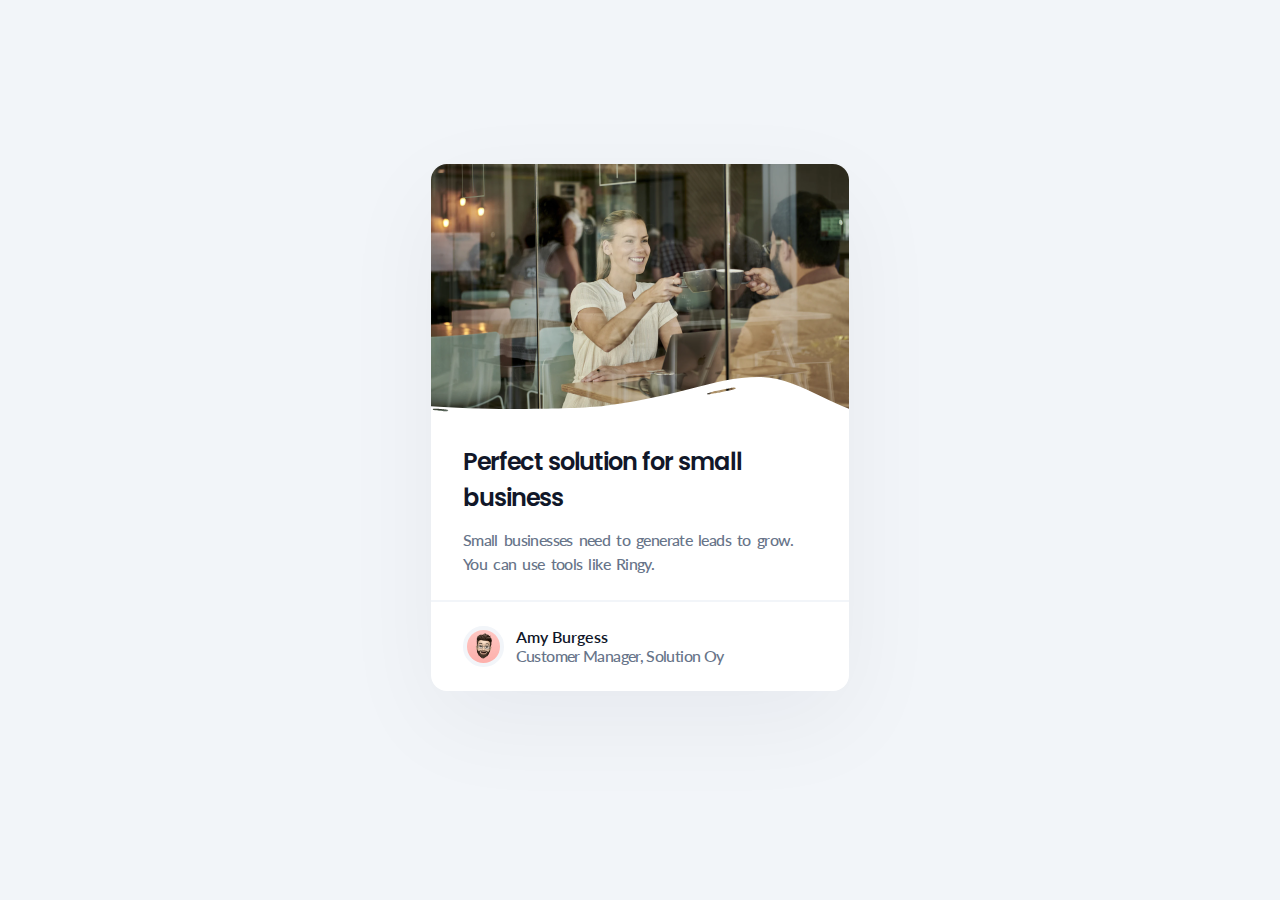
<file: responsive-business-blog-card/index.html>
<!DOCTYPE html>
<html>

<head>
  <meta charset="UTF-8">
  <meta name="viewport" content="width=device-width, initial-scale=1">
  <meta name="author" content="Webien">
  <meta name="description" content="A beautiful blog card">
  <title>Blog card</title>
  <link rel="icon" type="image/x-icon" href="favicon.ico">
  <link rel="stylesheet" href="style.css">
</head>

<body>
  <article class="card">
    <header class="card-header">
      <img class="hero-image" src="assets\images\hero-image-business-card.png" alt="Hero image for card">
      <img class="wave-overlay" src="assets\images\white-overlay.svg" alt="White overlay">
    </header>

    <section class="card-main">
      <h1 class="heading">Perfect solution for small business</h1>
      <p class="description">Small businesses need to generate leads to grow. You can use tools like Ringy.</p>
    </section>

    <footer class="card-footer">
      <img class="avatar-image" src="assets\images\avatar-image-business-card.png" alt="Avatar image">
      
      <div class="author-and-designation-wrapper">
        <p class="author">Amy Burgess</p>
        <p class="designation">Customer Manager, Solution Oy</p>
      </div>
    </footer>
  </article>
</body>

</html>
</file>
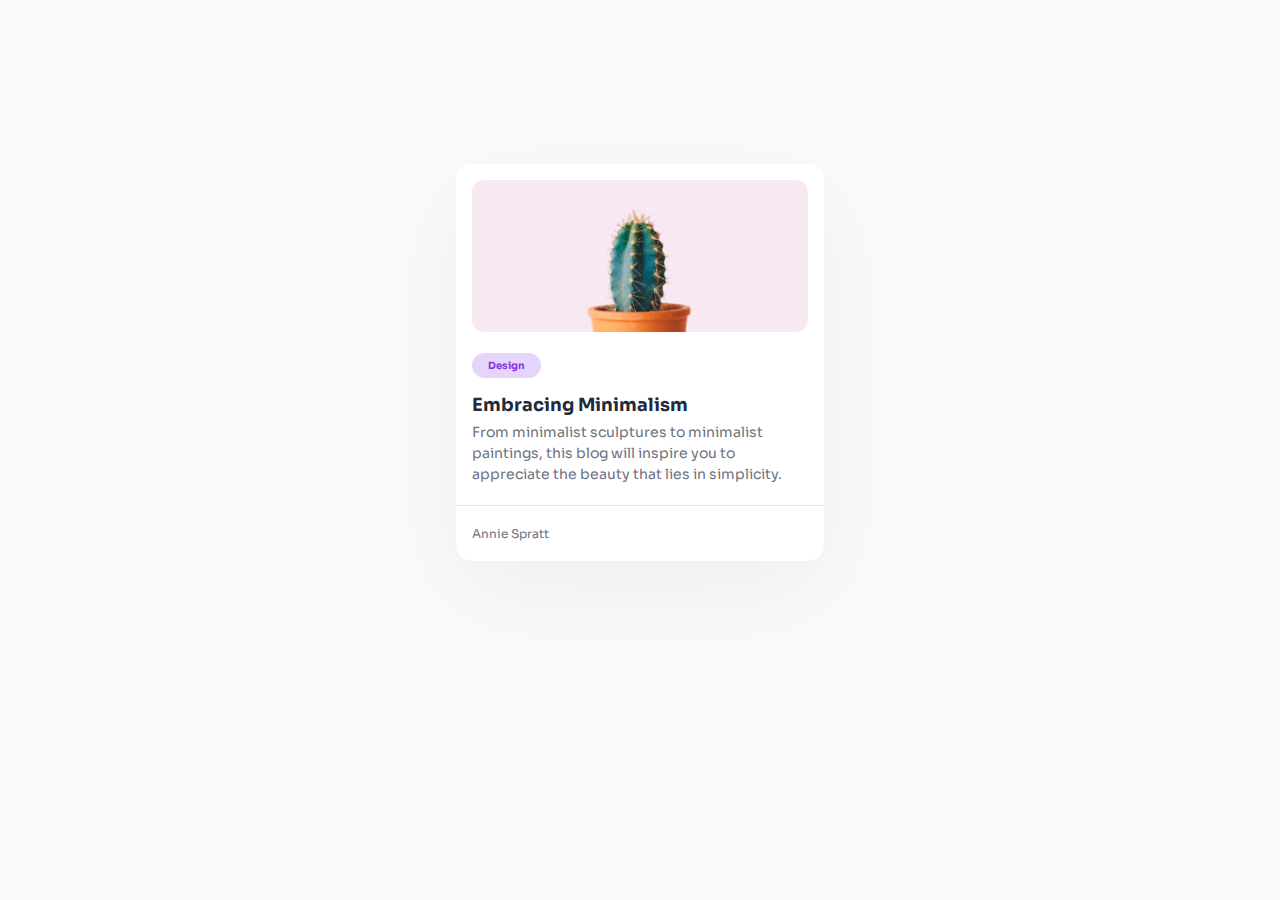
<file: responsive-mini-blog-card/index.html>
<!DOCTYPE html>
<html>

<head>
  <meta charset="UTF-8">
  <meta name="viewport" content="width=device-width, initial-scale=1">
  <meta name="author" content="Squna">
  <meta name="description" content="A beautiful blog card">
  <title>Blog card</title>
  <link rel="icon" type="image/x-icon" href="favicon.ico">
  <link rel="stylesheet" href="style.css">
</head>

<body>
  <main>
    <article class="card">
      <section class="card-header">
        <img src="assets\images\cactus_img.jpg" alt="Cactus image">
        <p class="chip">Design</p>
        <h1 class="heading">Embracing Minimalism</h1>
        <p class="description">From minimalist sculptures to minimalist paintings, this blog will inspire you to appreciate
          the beauty that lies in simplicity.</p>
      </section>

      <footer class="card-footer">
        <p>Annie Spratt</p>
      </footer>
    </article>
  </main>
</body>

</html>
</file>
<file: responsive-business-blog-card/style.css>
@import url('https://fonts.googleapis.com/css2?family=Lato:ital,wght@0,100;0,300;0,400;0,700;0,900;1,100;1,300;1,400;1,700;1,900&display=swap');
@import url('https://fonts.googleapis.com/css2?family=Poppins:ital,wght@0,100;0,200;0,300;0,400;0,500;0,600;0,700;0,800;0,900;1,100;1,200;1,300;1,400;1,500;1,600;1,700;1,800;1,900&display=swap');

:root {
  --white: #ffffff;
  --light-gray: #f2f5f9;
  --medium-blue: #677489;
  --dark-blue: #111729;
}

*,
*::before,
*::after {
  margin: 0;
  padding: 0;
  box-sizing: border-box;
}

img {
  display: block;
}

body {
  font-size: 1rem;
  font-family: "Lato", sans-serif;
  background-color: var(--light-gray);
}

.card {
  background-color: var(--white);
  width: 90%;
  max-width: 418px;
  box-shadow: 0px 30px 100px 0px rgba(17, 23, 41, 0.05);
  margin: 164px auto 0;
  border-radius: 16px;
}

.card-header {
  position: relative;
}

.hero-image {
  width: 100%;
  border-radius: 16px 16px 0 0;
}

.wave-overlay {
  position: absolute;
  left: 0px;
  bottom: -1px;
  width: 100%;
}

.card-main {
  padding: 0 2em 1.5em;
}

.heading {
  color: var(--dark-blue);
  font-family: "Poppins", sans-serif;
  font-size: 1.5rem;
  font-weight: 600;
  line-height: 1.5;
  letter-spacing: -0.07ch;
}

.description {
  font-weight: 500;
  color: var(--medium-blue);
  line-height: 1.5;
  letter-spacing: -0.07ch;
  margin-top: 0.75rem;
  word-spacing: 0.3ch;
}

.card-footer {
  display: flex;
  justify-content: flex-start;
  align-items: center;
  gap: 0.75em;
  padding:  1.5em 2em 1.5em;
  border-top: 2px solid var(--light-gray);
}

.author-and-designation-wrapper {
  display: flex;
  flex-direction: column;
  justify-content: space-between;
  align-items: flex-start;
}

.avatar-image {
  width: 11.5%;
  border: 0.25em solid var(--light-gray);
  border-radius: 50%;
}

.author {
  color: var(--dark-blue);
  font-weight: 600;
}

.designation {
  font-size: 1rem;
  font-weight: 500;
  color: var(--medium-blue);
  letter-spacing: -0.07ch;
}
</file>
<file: responsive-mini-blog-card/style.css>
@import url('https://fonts.googleapis.com/css2?family=Sora:wght@100..800&display=swap');

:root {
  --purple: hsla(268, 74%, 55%, 1);
  --light-purple: hsla(265, 86%, 91%, 1);
  --white: hsla(0, 0%, 100%, 1);
  --off-white: hsla(60, 9%, 98%, 1);
  --light-blue: hsla(213, 27%, 92%, 1);
  --dark-blue: hsla(219, 29%, 18%, 1);
  --gray-blue: hsla(221, 8%, 46%, 1);
}

*,
*::before,
*::after {
  margin: 0;
  padding: 0;
  box-sizing: border-box;
}

body {
  background-color: var(--off-white);
  font-family: "Sora", sans-serif;
}

img {
  width: 100%;
  height: 9.5rem;
  border-radius: 0.8rem;
}

.card {
  background-color: var(--white);
  max-width: 368px;
  width: 90%;
  box-shadow: 0px 30px 100px 0px rgba(17, 23, 41, 0.05);
  margin: 164px auto 0;
  border-radius: 1rem;
}

.card-header {
  padding: 1rem 1rem 1.25rem;
}

.chip {
  font-size: 0.625rem;
  font-weight: 700;
  color: var(--purple);
  display: inline-block;
  background-color: var(--light-purple);
  padding: 0.375rem 1rem;
  margin: 1rem 0;
  border-radius: 10em;
}

.heading {
  color: var(--dark-blue);
  font-size: 1.125rem;
  margin-bottom: 0.375rem;
}

.description {
  color: var(--gray-blue);
  font-size: 0.875rem;
  line-height: 1.5;
}

.card-footer {
  color: var(--gray-blue);
  font-size: 0.75rem;
  border-top: 1.5px solid var(--light-blue);
  border-radius: 0 0 0.8rem 0.8rem;
  padding: 1.25rem 1rem;
}
</file>
